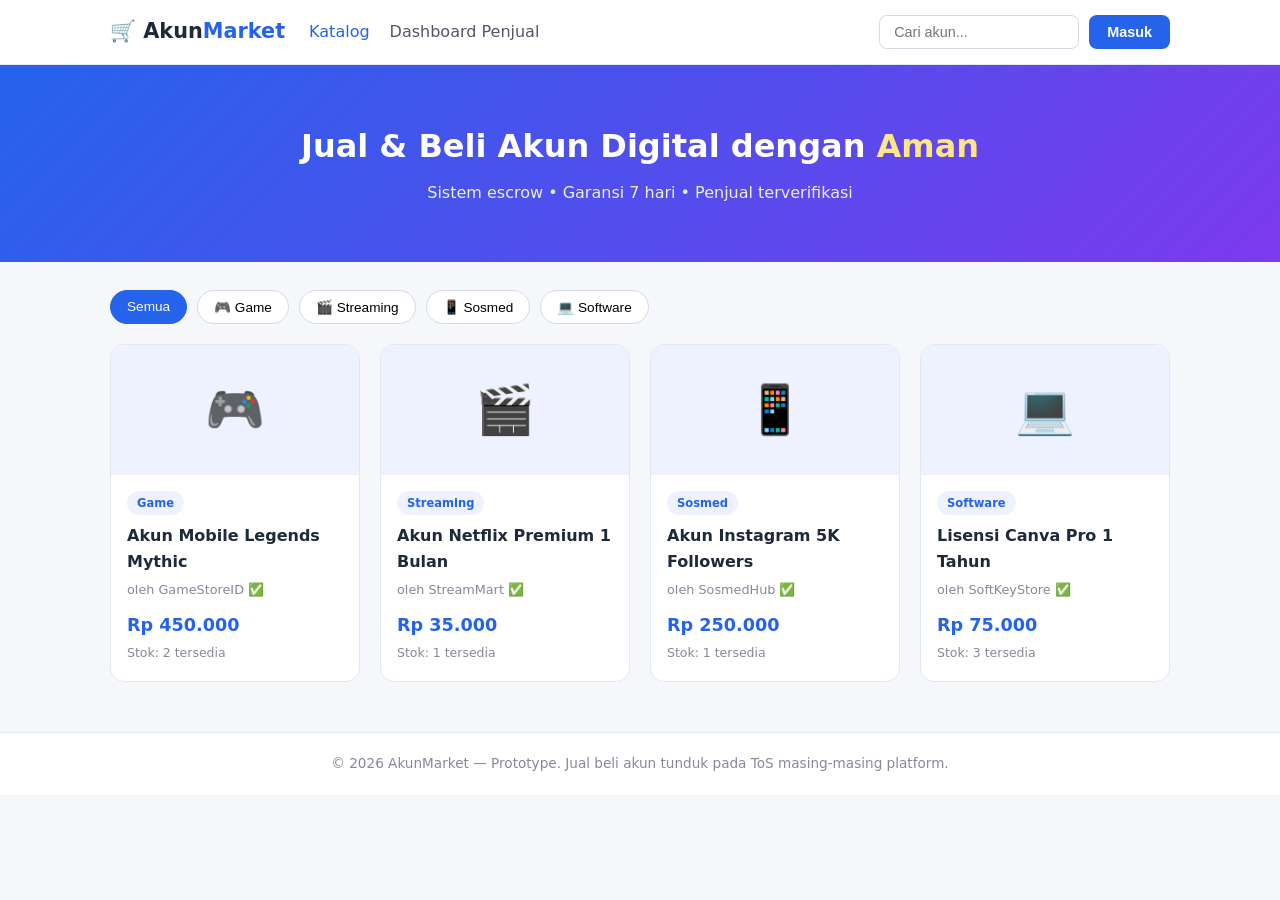
<file: index.html>
<!DOCTYPE html>
<html lang="id">
<head>
  <meta charset="UTF-8">
  <meta name="viewport" content="width=device-width, initial-scale=1.0">
  <title>AkunMarket — Marketplace Akun Digital</title>
  <link rel="stylesheet" href="css/style.css">
</head>
<body>

  <!-- NAVBAR -->
  <header class="navbar">
    <div class="container nav-inner">
      <a href="index.html" class="logo">🛒 Akun<span>Market</span></a>
      <nav class="nav-links">
        <a href="index.html" class="active">Katalog</a>
        <a href="dashboard.html">Dashboard Penjual</a>
      </nav>
      <div class="nav-actions">
        <input type="search" id="searchInput" placeholder="Cari akun..." class="search-box">
        <button class="btn btn-primary">Masuk</button>
      </div>
    </div>
  </header>

  <!-- HERO -->
  <section class="hero">
    <div class="container">
      <h1>Jual & Beli Akun Digital dengan <span>Aman</span></h1>
      <p>Sistem escrow • Garansi 7 hari • Penjual terverifikasi</p>
    </div>
  </section>

  <!-- FILTER KATEGORI -->
  <section class="container">
    <div class="filter-bar" id="filterBar">
      <button class="chip active" data-cat="all">Semua</button>
      <button class="chip" data-cat="game">🎮 Game</button>
      <button class="chip" data-cat="streaming">🎬 Streaming</button>
      <button class="chip" data-cat="sosmed">📱 Sosmed</button>
      <button class="chip" data-cat="software">💻 Software</button>
    </div>

    <!-- GRID PRODUK -->
    <div class="product-grid" id="productGrid">
      <!-- diisi via JS -->
    </div>
  </section>

  <footer class="footer">
    <div class="container">
      <p>© 2026 AkunMarket — Prototype. Jual beli akun tunduk pada ToS masing-masing platform.</p>
    </div>
  </footer>

  <script src="js/data.js"></script>
  <script src="js/app.js"></script>
</body>
</html>
</file>
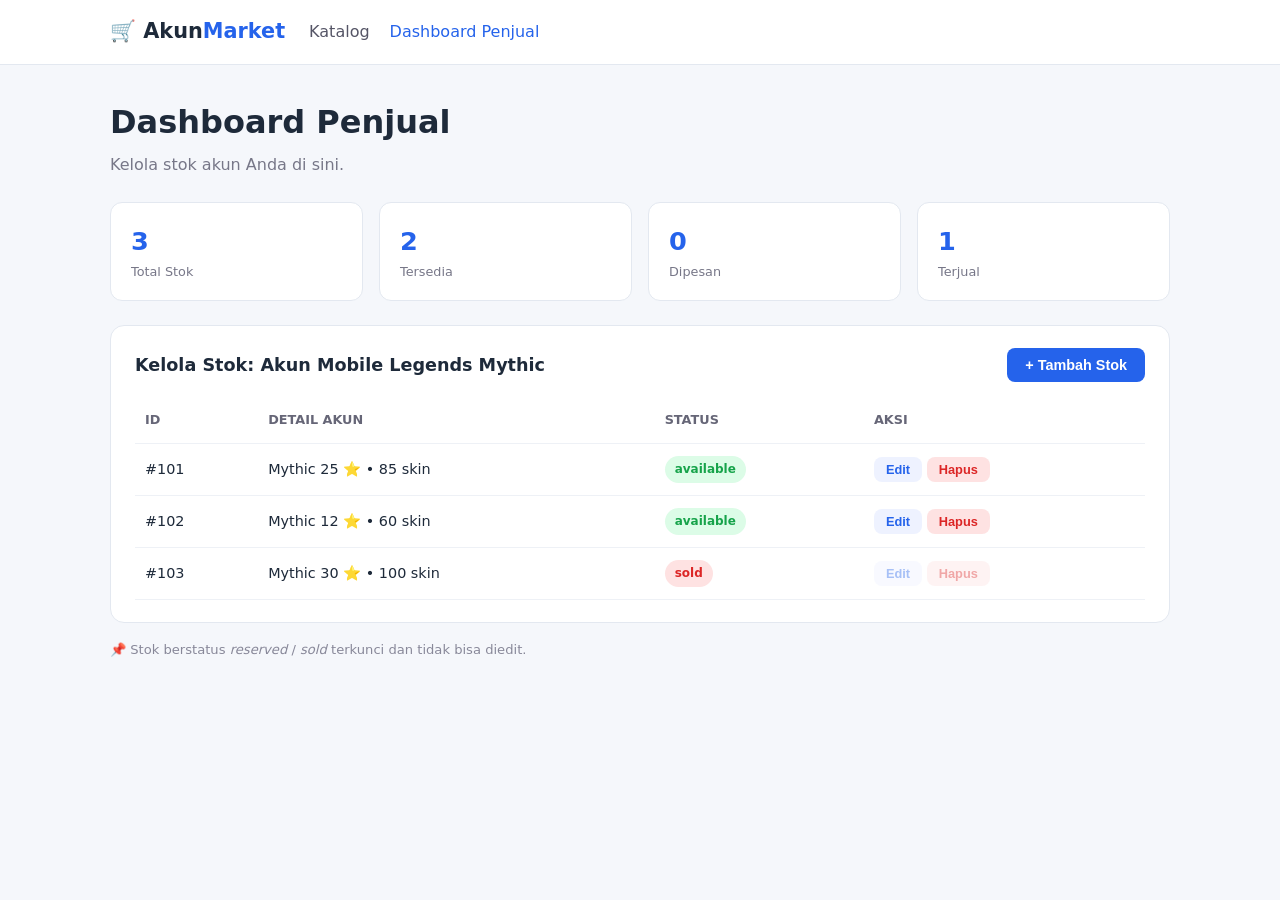
<file: dashboard.html>
<!DOCTYPE html>
<html lang="id">
<head>
  <meta charset="UTF-8">
  <meta name="viewport" content="width=device-width, initial-scale=1.0">
  <title>Dashboard Penjual — AkunMarket</title>
  <link rel="stylesheet" href="css/style.css">
</head>
<body>

  <header class="navbar">
    <div class="container nav-inner">
      <a href="index.html" class="logo">🛒 Akun<span>Market</span></a>
      <nav class="nav-links">
        <a href="index.html">Katalog</a>
        <a href="dashboard.html" class="active">Dashboard Penjual</a>
      </nav>
    </div>
  </header>

  <main class="container dashboard">
    <h1>Dashboard Penjual</h1>
    <p class="subtitle">Kelola stok akun Anda di sini.</p>

    <!-- RINGKASAN -->
    <div class="stats-row" id="statsRow"></div>

    <!-- TABEL STOK -->
    <div class="card">
      <div class="card-head">
        <h2>Kelola Stok: <span id="productName"></span></h2>
        <button class="btn btn-primary" onclick="tambahStok()">+ Tambah Stok</button>
      </div>
      <table class="stock-table">
        <thead>
          <tr>
            <th>ID</th>
            <th>Detail Akun</th>
            <th>Status</th>
            <th>Aksi</th>
          </tr>
        </thead>
        <tbody id="stockTableBody"></tbody>
      </table>
    </div>

    <p class="note">📌 Stok berstatus <em>reserved</em> / <em>sold</em> terkunci dan tidak bisa diedit.</p>
  </main>

  <script src="js/data.js"></script>
  <script src="js/dashboard.js"></script>
</body>
</html>
</file>
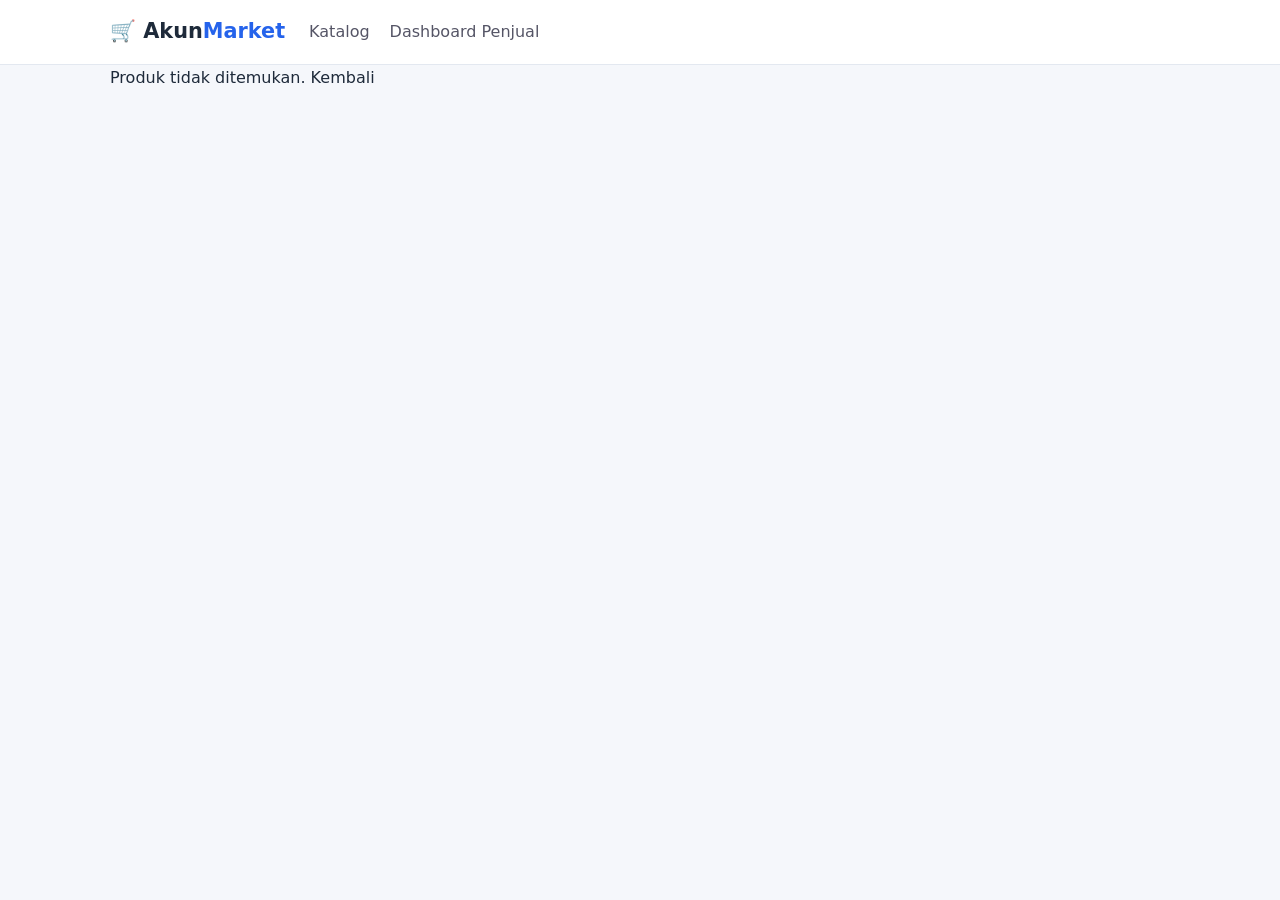
<file: product.html>
<!DOCTYPE html>
<html lang="id">
<head>
  <meta charset="UTF-8">
  <meta name="viewport" content="width=device-width, initial-scale=1.0">
  <title>Detail Produk — AkunMarket</title>
  <link rel="stylesheet" href="css/style.css">
</head>
<body>

  <header class="navbar">
    <div class="container nav-inner">
      <a href="index.html" class="logo">🛒 Akun<span>Market</span></a>
      <nav class="nav-links">
        <a href="index.html">Katalog</a>
        <a href="dashboard.html">Dashboard Penjual</a>
      </nav>
    </div>
  </header>

  <main class="container" id="productDetail">
    <!-- diisi via JS -->
  </main>

  <script src="js/data.js"></script>
  <script>
    // Ambil ID dari URL ?id=1
    const params = new URLSearchParams(location.search);
    const id = parseInt(params.get('id'));
    const produk = PRODUCTS.find(p => p.id === id);
    const el = document.getElementById('productDetail');

    if (!produk) {
      el.innerHTML = '<p>Produk tidak ditemukan. <a href="index.html">Kembali</a></p>';
    } else {
      const stokTersedia = produk.stock.filter(s => s.status === 'available').length;
      el.innerHTML = `
        <a href="index.html" class="back-link">← Kembali ke katalog</a>
        <div class="detail-wrap">
          <div class="detail-img">${produk.emoji}</div>
          <div class="detail-info">
            <span class="badge">${produk.kategori}</span>
            <h1>${produk.judul}</h1>
            <p class="seller">Penjual: <strong>${produk.penjual}</strong> ✅</p>
            <p class="price-big">Rp ${produk.harga.toLocaleString('id-ID')}</p>
            <p>Stok tersedia: <strong>${stokTersedia}</strong></p>
            <p class="desc">${produk.deskripsi}</p>
            <button class="btn btn-primary btn-lg" ${stokTersedia === 0 ? 'disabled' : ''}>
              ${stokTersedia === 0 ? 'Stok Habis' : 'Beli Sekarang (Escrow)'}
            </button>
            <p class="note">🔒 Dana ditahan platform sampai akun terverifikasi pembeli.</p>
          </div>
        </div>
      `;
    }
  </script>
</body>
</html>
</file>
<file: css/style.css>
/* ===== RESET & BASE ===== */
* { margin: 0; padding: 0; box-sizing: border-box; }

body {
  font-family: 'Segoe UI', system-ui, sans-serif;
  background: #f5f7fb;
  color: #1e2a3a;
  line-height: 1.6;
}

.container { max-width: 1100px; margin: 0 auto; padding: 0 20px; }
a { text-decoration: none; color: inherit; }

/* ===== NAVBAR ===== */
.navbar {
  background: #fff;
  border-bottom: 1px solid #e3e8f0;
  position: sticky; top: 0; z-index: 100;
}
.nav-inner { display: flex; align-items: center; gap: 24px; height: 64px; }
.logo { font-size: 1.3rem; font-weight: 800; }
.logo span { color: #2563eb; }
.nav-links { display: flex; gap: 20px; flex: 1; }
.nav-links a { color: #556; font-weight: 500; }
.nav-links a.active, .nav-links a:hover { color: #2563eb; }
.nav-actions { display: flex; gap: 10px; align-items: center; }
.search-box {
  padding: 8px 14px; border: 1px solid #d5dbe6; border-radius: 8px;
  outline: none; font-size: .9rem; width: 200px;
}
.search-box:focus { border-color: #2563eb; }

/* ===== BUTTON ===== */
.btn {
  padding: 9px 18px; border: none; border-radius: 8px;
  cursor: pointer; font-weight: 600; font-size: .9rem;
  transition: .2s;
}
.btn-primary { background: #2563eb; color: #fff; }
.btn-primary:hover { background: #1d4ed8; }
.btn-primary:disabled { background: #9ca3af; cursor: not-allowed; }
.btn-lg { padding: 13px 28px; font-size: 1rem; width: 100%; margin-top: 12px; }
.btn-sm { padding: 5px 12px; font-size: .8rem; }
.btn-edit { background: #eef2ff; color: #2563eb; }
.btn-del  { background: #fee2e2; color: #dc2626; }

/* ===== HERO ===== */
.hero {
  background: linear-gradient(135deg, #2563eb, #7c3aed);
  color: #fff; padding: 56px 0; text-align: center;
}
.hero h1 { font-size: 2rem; margin-bottom: 8px; }
.hero span { color: #fde68a; }
.hero p { opacity: .9; }

/* ===== FILTER ===== */
.filter-bar { display: flex; gap: 10px; flex-wrap: wrap; margin: 28px 0 20px; }
.chip {
  padding: 8px 16px; border: 1px solid #d5dbe6; background: #fff;
  border-radius: 999px; cursor: pointer; font-size: .85rem; font-weight: 500;
}
.chip.active, .chip:hover { background: #2563eb; color: #fff; border-color: #2563eb; }

/* ===== PRODUCT GRID ===== */
.product-grid {
  display: grid;
  grid-template-columns: repeat(auto-fill, minmax(240px, 1fr));
  gap: 20px; margin-bottom: 50px;
}
.product-card {
  background: #fff; border-radius: 14px; overflow: hidden;
  border: 1px solid #e3e8f0; transition: .2s; cursor: pointer;
}
.product-card:hover { transform: translateY(-4px); box-shadow: 0 10px 25px rgba(37,99,235,.12); }
.product-img {
  height: 130px; display: flex; align-items: center; justify-content: center;
  font-size: 3rem; background: #eef2ff;
}
.product-body { padding: 14px 16px 18px; }
.badge {
  display: inline-block; background: #eef2ff; color: #2563eb;
  font-size: .72rem; font-weight: 700; padding: 3px 10px;
  border-radius: 999px; text-transform: capitalize; margin-bottom: 8px;
}
.product-body h3 { font-size: 1rem; margin-bottom: 6px; }
.product-body .seller { font-size: .8rem; color: #889; margin-bottom: 10px; }
.product-body .price { font-weight: 800; color: #2563eb; font-size: 1.1rem; }
.stok-info { font-size: .78rem; color: #889; margin-top: 4px; }
.stok-habis { color: #dc2626; font-weight: 600; }

/* ===== DETAIL ===== */
.back-link { display: inline-block; margin: 24px 0; color: #2563eb; font-weight: 600; }
.detail-wrap {
  display: grid; grid-template-columns: 1fr 1.3fr; gap: 32px;
  background: #fff; padding: 32px; border-radius: 16px;
  border: 1px solid #e3e8f0; margin-bottom: 50px;
}
.detail-img {
  font-size: 6rem; display: flex; align-items: center; justify-content: center;
  background: #eef2ff; border-radius: 12px; min-height: 240px;
}
.detail-info h1 { font-size: 1.5rem; margin: 8px 0; }
.detail-info .seller { color: #667; font-size: .9rem; margin-bottom: 10px; }
.price-big { font-size: 1.8rem; font-weight: 800; color: #2563eb; margin-bottom: 12px; }
.desc { color: #556; margin: 14px 0; }

/* ===== DASHBOARD ===== */
.dashboard { padding: 32px 20px 60px; }
.dashboard h1 { margin-bottom: 4px; }
.subtitle { color: #778; margin-bottom: 24px; }
.stats-row {
  display: grid; grid-template-columns: repeat(auto-fit, minmax(150px, 1fr));
  gap: 16px; margin-bottom: 24px;
}
.stat-card {
  background: #fff; padding: 18px 20px; border-radius: 12px;
  border: 1px solid #e3e8f0;
}
.stat-card .num { font-size: 1.6rem; font-weight: 800; color: #2563eb; }
.stat-card .lbl { font-size: .8rem; color: #778; }

.card {
  background: #fff; border-radius: 14px; border: 1px solid #e3e8f0;
  padding: 22px 24px; margin-bottom: 16px;
}
.card-head {
  display: flex; justify-content: space-between; align-items: center;
  margin-bottom: 16px; flex-wrap: wrap; gap: 10px;
}
.card-head h2 { font-size: 1.1rem; }

.stock-table { width: 100%; border-collapse: collapse; }
.stock-table th, .stock-table td {
  text-align: left; padding: 12px 10px; border-bottom: 1px solid #eef1f6;
  font-size: .9rem;
}
.stock-table th { color: #667; font-size: .8rem; text-transform: uppercase; }
.status {
  font-size: .75rem; font-weight: 700; padding: 4px 10px;
  border-radius: 999px; display: inline-block;
}
.status.available { background: #dcfce7; color: #16a34a; }
.status.reserved  { background: #fef9c3; color: #ca8a04; }
.status.sold      { background: #fee2e2; color: #dc2626; }

.note { font-size: .82rem; color: #889; margin-top: 12px; }

/* ===== FOOTER ===== */
.footer {
  background: #fff; border-top: 1px solid #e3e8f0;
  padding: 20px 0; text-align: center; color: #889; font-size: .85rem;
}

/* ===== RESPONSIVE ===== */
@media (max-width: 720px) {
  .nav-links { display: none; }
  .search-box { width: 120px; }
  .detail-wrap { grid-template-columns: 1fr; }
  .hero h1 { font-size: 1.4rem; }
}
</file>
